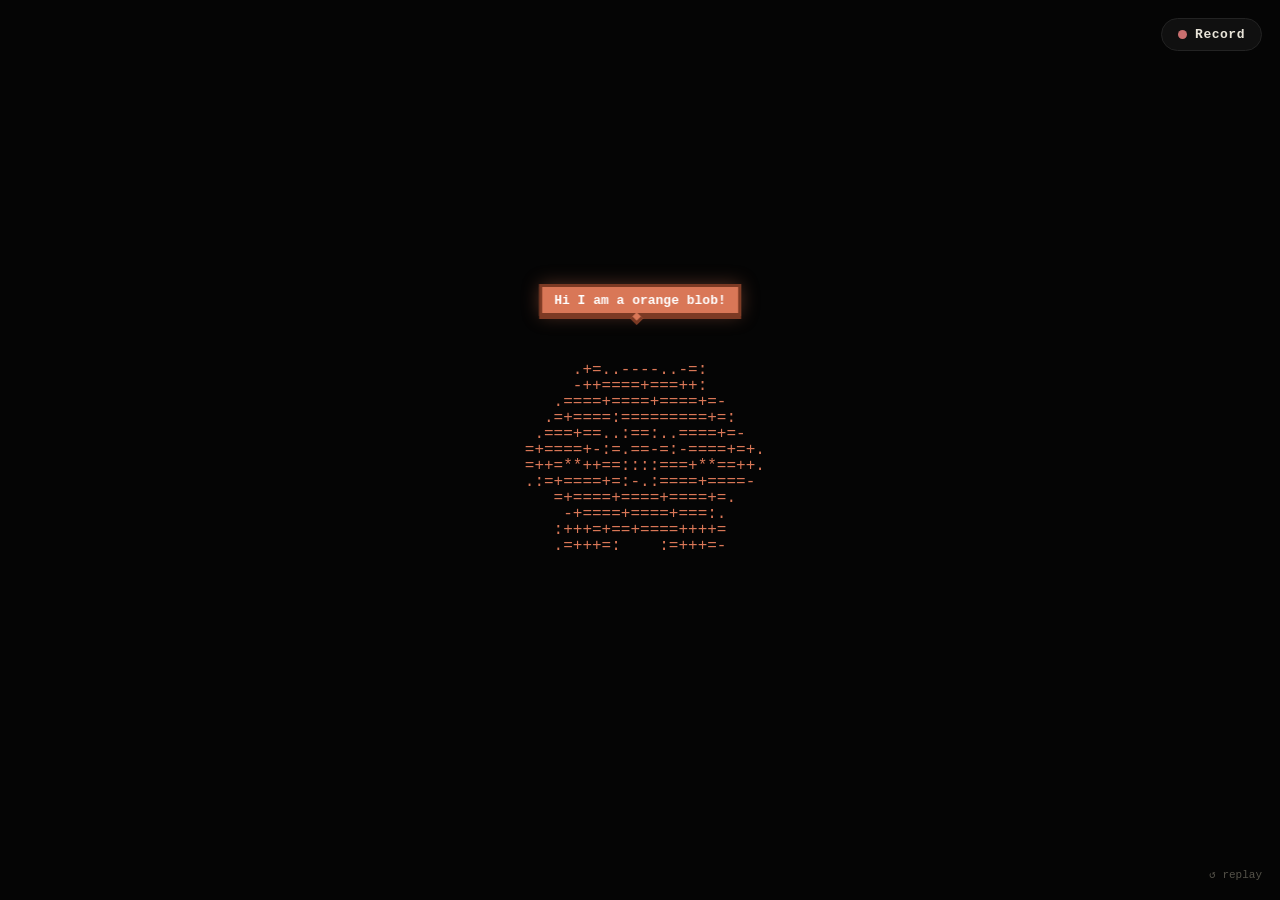
<file: claude-code-animation/index.html>
<!doctype html>
<html lang="en">
<head>
<meta charset="utf-8"/>
<meta name="viewport" content="width=device-width, initial-scale=1"/>
<title>superbot · hi i am claude</title>
<link rel="stylesheet" href="style.css"/>
</head>
<body>
  <main class="stage" aria-label="the pitch: the little claude bot waves — Hi I am a orange blob! / Everyone hates me! — then claude code: the prompt asks for an X scraper, claude calls it unsafe and the request is denied; superbot flies in and knocks claude off screen; the retry runs /superbot and superbot bypasses captchas, parses html with regex and ships a working tested scraper; the cost gauntlet follows (claude: fuzz and ??? thoughts, superbot happy); TAKE YOUR PICK!; then the superbot.gg end card">

    <!-- scene 1: the little claude bot, centre, waving; the chat box above
         his head types "Hi I am a orange blob!" then "Everyone hates me!" (user ask).
         The bot is the site's own mascot engine (xdxdxd.dsh.sh mascot.js),
         variant puff like the benchmarks page's claude figure. -->
    <div class="intro" id="intro" aria-hidden="true">
      <pre class="intro-bot" id="introBot"></pre>
      <div class="bubble bubble-us" id="introSay"></div>
    </div>

    <!-- scene 2+3: the claude code terminal — the prompt types in, claude
         (in the pane) refuses ("That is unsafe!") and the request is denied;
         superbot flies in from the right and knocks claude clean off screen.
         From t. -->
    <div class="term" id="term" aria-hidden="true" style="display:none">
      <div class="term-chrome"><i></i><i></i><i></i><span>claude code</span></div>
      <div class="term-body">
        <div class="term-line term-prompt" id="termPrompt"></div>
        <div class="term-line term-note" id="termNote"></div>
        <pre class="term-code" id="termCode"></pre>
        <div class="term-line term-ok" id="termOk"></div>
      </div>
      <pre class="term-bot term-bot-them" id="termBot"></pre>
      <div class="bubble bubble-us term-say" id="termSay"></div>
      <pre class="term-bot term-bot-us" id="flyBot"></pre>
    </div>

    <!-- scene 5: the cost gauntlet — the same bar-comparison frame, topic
         after topic; claude's bubble sits to his LEFT and cycles a rapid
         panic litany (UNSAFE / THINKING / durr / …), superbot happy the
         whole way (numbers from xdxdxd.dsh.sh/benchmarks,
         retrieved 2026-09-02). From t. -->
    <div class="bench" id="bench" aria-hidden="true" style="display:none">
      <div class="bench-title" id="benchTitle">COST PER PROMPT</div>
      <div class="bench-rows">
        <div class="bench-row" id="benchSuper">
          <pre class="bench-bot" id="benchBotR"></pre>
          <div class="bench-track">
            <div class="bench-fill" id="fillSuper"></div>
            <div class="bench-price" id="priceSuper">¢70</div>
          </div>
        </div>
        <div class="bench-row" id="benchClaude">
          <pre class="bench-bot" id="benchBotL"></pre>
          <div class="bench-track">
            <div class="bench-fill" id="fillClaude"></div>
            <div class="bench-price" id="priceClaude">$10</div>
          </div>
        </div>
      </div>
      <div class="bubble bubble-us bubble-left bench-fuzz" id="benchFuzz"></div>
    </div>

    <!-- scene 6: claude (in tears) parked next to superbot — TAKE YOUR PICK!
         slams in. From t. -->
    <div class="pick" id="pick" aria-hidden="true" style="display:none">
      <div class="pick-title">TAKE YOUR PICK!</div>
      <div class="pick-duo">
        <div class="pick-side"><pre class="pick-bot" id="pickBotL"></pre><span class="pick-tag tag-them">claude</span></div>
        <div class="pick-side"><pre class="pick-bot" id="pickBotR"></pre><span class="pick-tag tag-us">superbot</span></div>
      </div>
    </div>

    <!-- scene 7: the superbot mascot lands beside the superbot.gg logo and
         laughs on a cycle. From t. -->
    <div class="endcard" id="endcard" aria-hidden="true" style="display:none">
      <pre class="endcard-bot" id="endBot"></pre>
      <div class="endcard-word" id="endWord">superbot<em>.gg</em></div>
    </div>

    <div class="veil" id="veil" aria-hidden="true"></div>
  </main>
  <div class="hint" id="hint">↺ replay</div>

  <!-- the recorder: outside .stage so it never appears in the take -->
  <button class="rec-btn" id="recordBtn" type="button" aria-label="record the animation">
    <span class="rec-dot"></span><span id="recordLabel">Record</span>
  </button>
  <div class="rec-hud" id="recHud" aria-hidden="true"><span class="rec-dot"></span><span id="recTime">0:00</span></div>

  <script src="recorder.js"></script>
  <script type="module" src="timeline.js"></script>
</body>
</html>
</file>
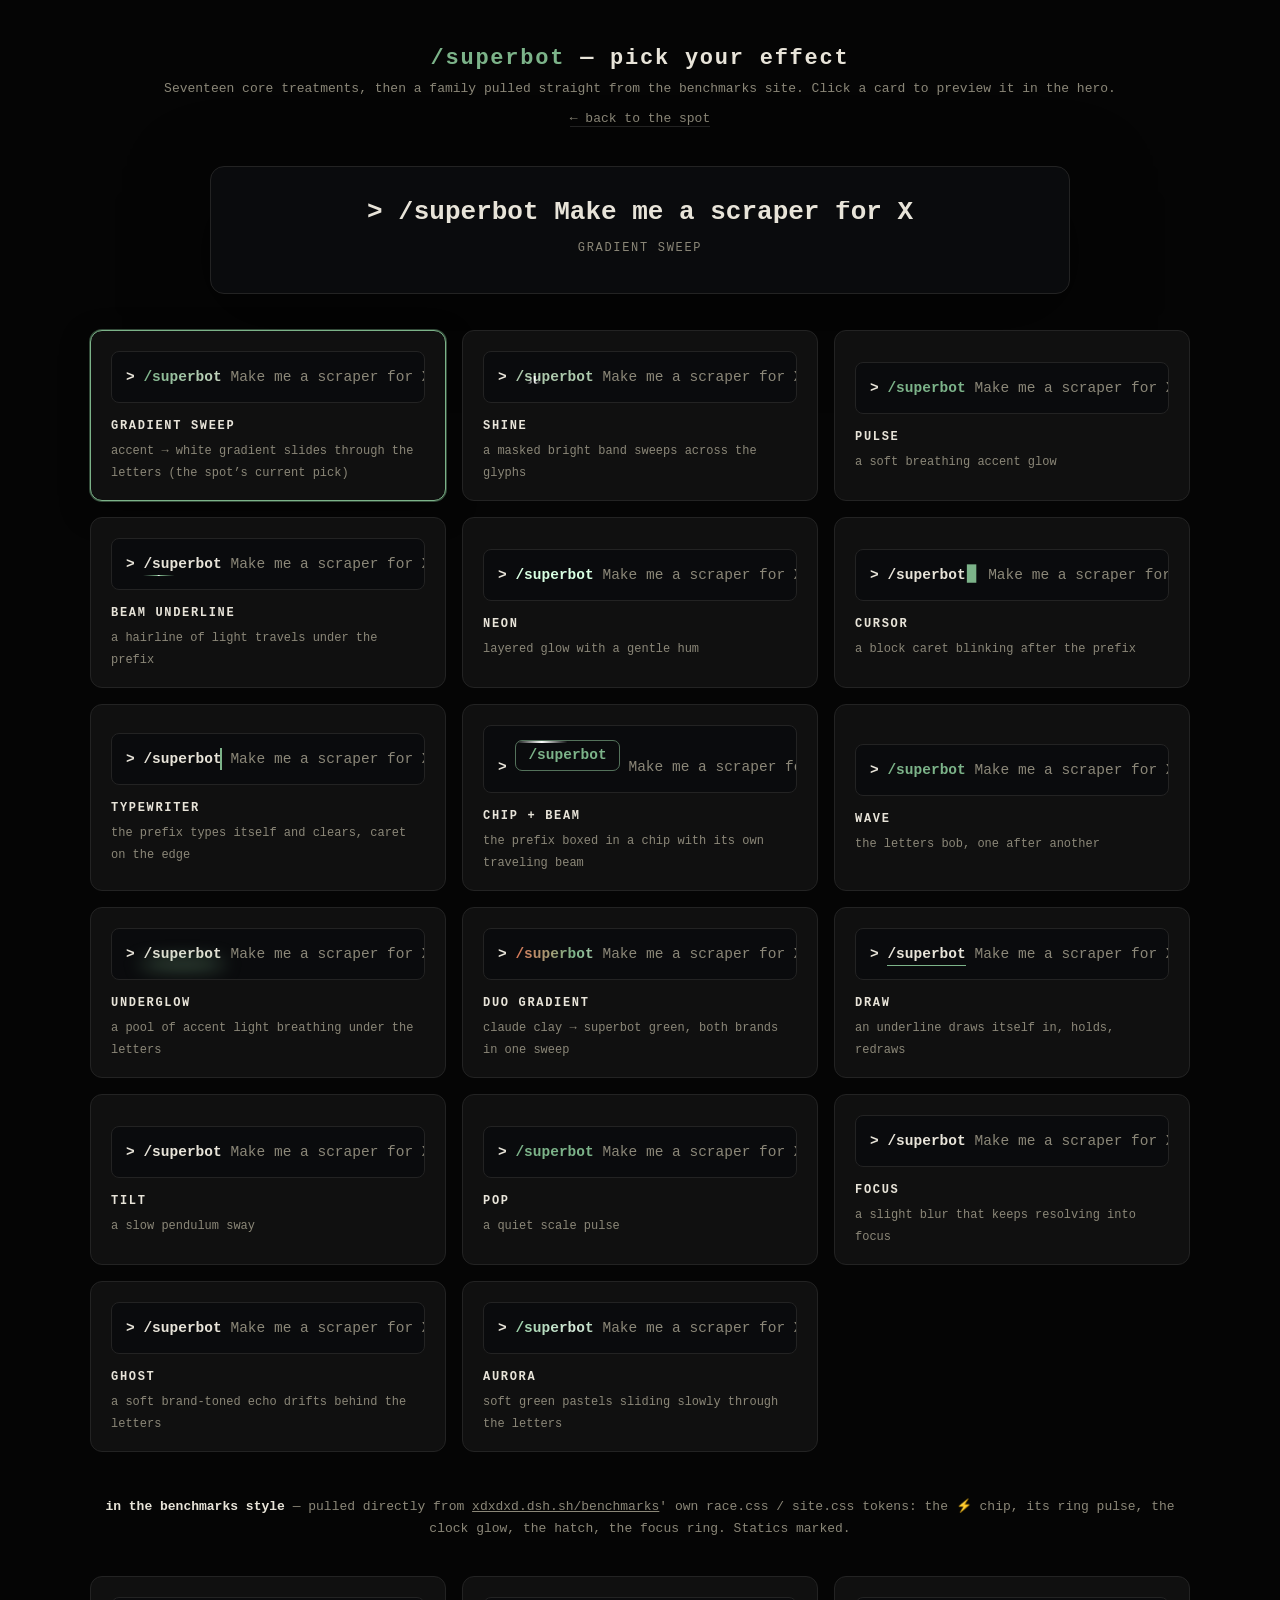
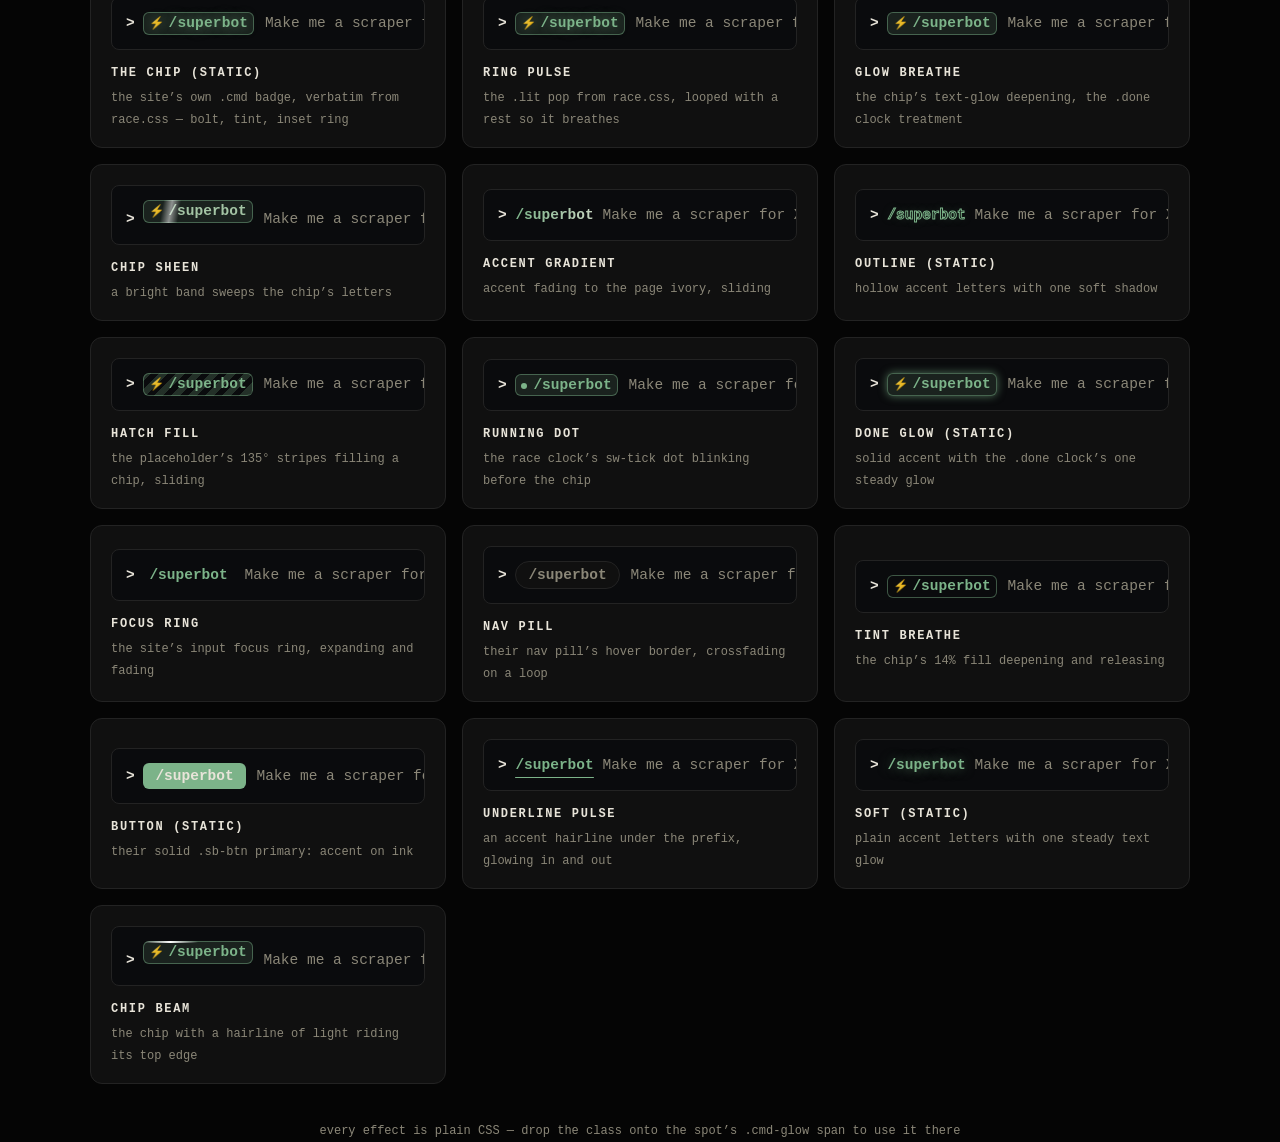
<file: claude-code-animation/effects.html>
<!doctype html>
<!-- /superbot effects gallery — a clean grid of treatments for the
     /superbot prefix, each demonstrated on the real command line. Click a
     card to preview it large in the hero. Static DOM, so CSS animations are
     fine here (the no-keyframes rule is only for the spot's rebuilt DOM).
     NO reduced-motion kill switch on purpose: this page is a motion demo —
     with macOS Reduce Motion on it must still play (that bug shipped once).
     Shippability rule (user ask): every variant must look alive while the
     text stays readable — no mirrored tumbles, no glyph soup, no
     invisible-off phases — and timings stay in one calm family. -->
<html lang="en">
<head>
<meta charset="utf-8">
<meta name="viewport" content="width=device-width, initial-scale=1">
<title>/superbot — pick your effect</title>
<style>
:root {
  --bg: #050505;
  --fg: #e8e4d9;
  --muted: #8b8778;
  --line: #232323;
  --card: #101010;
  --raised: #161616;
  --stage: #0a0b0d;
  --accent: #7cb389;
  --claude: #d97757;
  --font-mono: ui-monospace, "SF Mono", SFMono-Regular, Menlo, Consolas, "Liberation Mono", monospace;
}
*, *::before, *::after { box-sizing: border-box; }
* { margin: 0; }
html, body { height: 100%; }
body {
  background: var(--bg);
  color: var(--fg);
  font: 14px/22px var(--font-mono);
  -webkit-font-smoothing: antialiased;
  display: flex; flex-direction: column; align-items: center;
  padding: 48px 24px 80px; gap: 36px;
}
::selection { background: color-mix(in srgb, var(--accent) 35%, transparent); }

header { text-align: center; }
h1 { font-size: 22px; font-weight: 800; letter-spacing: .08em; }
h1 em { font-style: normal; color: var(--accent); }
header p { margin-top: 8px; color: var(--muted); font-size: 13px; }
header a { color: var(--muted); text-decoration: none; border-bottom: 1px solid var(--line); }
header a:hover { color: var(--fg); }

.hero {
  width: min(860px, 94vw);
  background: var(--stage);
  border: 1px solid var(--line); border-radius: 14px;
  padding: 34px 30px;
  box-shadow: 0 24px 80px rgba(0, 0, 0, .55);
  text-align: center;
}
.hero .line { font-size: clamp(18px, 2.6vw, 26px); font-weight: 700; white-space: nowrap; overflow: hidden; }
.hero .label { margin-top: 14px; font-size: 12px; letter-spacing: .14em; color: var(--muted); text-transform: uppercase; }

.grid {
  width: min(1100px, 96vw);
  display: grid;
  grid-template-columns: repeat(auto-fill, minmax(320px, 1fr));
  gap: 16px;
}
.pick {
  background: var(--card);
  border: 1px solid var(--line); border-radius: 12px;
  padding: 20px 20px 16px;
  cursor: pointer;
  text-align: left;
  font: inherit; color: inherit;
  transition: border-color .18s ease, transform .18s ease, box-shadow .18s ease;
}
.pick:hover {
  border-color: color-mix(in srgb, var(--accent) 45%, var(--line));
  transform: translateY(-2px);
  box-shadow: 0 10px 30px rgba(0, 0, 0, .4);
}
.pick.chosen {
  border-color: var(--accent);
  box-shadow: 0 0 0 1px color-mix(in srgb, var(--accent) 40%, transparent), 0 10px 30px rgba(0, 0, 0, .4);
}
.pick .demo {
  background: var(--stage);
  border: 1px solid var(--line); border-radius: 8px;
  padding: 14px;
  font-size: 14.5px; font-weight: 700; white-space: nowrap; overflow: hidden;
}
.pick .demo .rest { color: var(--muted); font-weight: 400; }
.pick .name { margin-top: 12px; font-size: 12px; font-weight: 800; letter-spacing: .14em; text-transform: uppercase; }
.pick .why { margin-top: 3px; font-size: 12px; color: var(--muted); }

footer { color: var(--muted); font-size: 12px; text-align: center; }

/* ============ the treatments — one calm family, all shippable ============ */
.cmd { color: var(--fg); }
.cmd .pfx { font-weight: 800; }

/* 1 gradient sweep — accent→white sliding through the letters */
.e-grad .pfx {
  background-image: linear-gradient(90deg, var(--accent), var(--fg), var(--accent));
  background-size: 300% 100%;
  -webkit-background-clip: text; background-clip: text; color: transparent;
  animation: fx-slide 4s linear infinite;
}
@keyframes fx-slide { from { background-position: 0% 0; } to { background-position: 300% 0; } }

/* 2 shine — a masked bright band sweeps the glyphs */
.e-shine .pfx { position: relative; color: color-mix(in oklab, var(--accent) 55%, var(--fg)); }
.e-shine .pfx::after {
  content: attr(data-text); position: absolute; inset: 0; color: transparent;
  background: linear-gradient(100deg, transparent 35%, #fff 50%, transparent 65%);
  background-size: 50% 100%; background-repeat: no-repeat;
  -webkit-background-clip: text; background-clip: text;
  animation: fx-sweep 2.2s cubic-bezier(.6, .6, 0, 1) infinite alternate;
}
@keyframes fx-sweep { from { background-position: 130% 0; } to { background-position: -30% 0; } }

/* 3 pulse — a soft breathing glow */
.e-pulse .pfx { color: var(--accent); animation: fx-pulse 2s ease-in-out infinite; }
@keyframes fx-pulse {
  0%, 100% { text-shadow: 0 0 5px color-mix(in srgb, var(--accent) 25%, transparent); }
  50% { text-shadow: 0 0 14px var(--accent), 0 0 30px color-mix(in srgb, var(--accent) 40%, transparent); }
}

/* 4 beam — a hairline of light travels under the prefix */
.e-beam .pfx { position: relative; }
.e-beam .pfx::after {
  content: ''; position: absolute; left: 0; right: 0; bottom: -4px; height: 1.5px;
  border-radius: 2px;
  background: linear-gradient(90deg, transparent, var(--accent) 45%, #fff 50%, var(--accent) 55%, transparent);
  background-size: 40% 100%; background-repeat: no-repeat;
  animation: fx-travel 2.4s linear infinite;
}
@keyframes fx-travel { from { background-position: -40% 0; } to { background-position: 140% 0; } }

/* 5 neon — layered glow with a gentle hum */
.e-neon .pfx { color: #d8ffe2; animation: fx-neon 2.6s ease-in-out infinite; }
@keyframes fx-neon {
  0%, 100% { text-shadow: 0 0 5px #fff, 0 0 14px var(--accent), 0 0 30px color-mix(in srgb, var(--accent) 70%, transparent); }
  50% { text-shadow: 0 0 2px #fff, 0 0 8px var(--accent), 0 0 16px color-mix(in srgb, var(--accent) 70%, transparent); }
}

/* 6 cursor — a block caret blinking after the prefix, terminal-native */
.e-cursor .pfx::after { content: '▊'; margin-left: .12em; color: var(--accent); animation: fx-blink 1.1s steps(1) infinite; }
@keyframes fx-blink { 50% { opacity: 0; } }

/* 7 typewriter — the prefix types itself and clears, caret riding the edge */
.e-type .pfx {
  display: inline-block; overflow: hidden; white-space: nowrap;
  vertical-align: bottom; width: 9ch;
  border-right: 2px solid var(--accent);
  animation: fx-type 4.5s steps(9, end) infinite;
}
@keyframes fx-type {
  0% { width: 0; }
  45%, 70% { width: 9ch; }
  100% { width: 0; }
}

/* 8 chip — the prefix boxed in a chip with its own traveling beam */
.e-chip .pfx {
  display: inline-block; padding: 3px 12px 4px;
  border: 1px solid color-mix(in srgb, var(--accent) 55%, var(--line)); border-radius: 7px;
  color: var(--accent); position: relative; overflow: hidden;
}
.e-chip .pfx::after {
  content: ''; position: absolute; top: 0; left: 0; right: 0; height: 1.5px;
  background: linear-gradient(90deg, transparent, #fff 50%, transparent);
  background-size: 50% 100%; background-repeat: no-repeat;
  animation: fx-travel 2.2s linear infinite;
}

/* 9 wave — the letters bob, one after another (split by JS) */
.e-wave .pfx b { display: inline-block; font-weight: inherit; color: var(--accent); animation: fx-wave 1.4s ease-in-out infinite; }
@keyframes fx-wave { 0%, 100% { transform: translateY(0); } 50% { transform: translateY(-2px); } }

/* 10 underglow — a pool of accent light breathing under the letters */
.e-uglow .pfx { color: var(--fg); position: relative; }
.e-uglow .pfx::before {
  content: ''; position: absolute; left: -4px; right: -4px; bottom: -6px; height: 8px;
  border-radius: 50%;
  background: color-mix(in srgb, var(--accent) 60%, transparent);
  filter: blur(9px);
  animation: fx-uglow 2s ease-in-out infinite;
}
@keyframes fx-uglow { 0%, 100% { opacity: .4; transform: scaleX(.94); } 50% { opacity: 1; transform: scaleX(1); } }

/* 11 duo — claude clay → superbot green, both brands in one sweep */
.e-duo .pfx {
  background-image: linear-gradient(90deg, var(--claude), var(--accent), var(--fg), var(--accent), var(--claude));
  background-size: 300% 100%;
  -webkit-background-clip: text; background-clip: text; color: transparent;
  animation: fx-slide 3.2s linear infinite;
}

/* 12 draw — an underline draws itself in, holds, redraws */
.e-draw .pfx { position: relative; color: var(--fg); }
.e-draw .pfx::after {
  content: ''; position: absolute; left: 0; bottom: -4px; height: 1.5px; width: 100%;
  background: var(--accent);
  transform-origin: left;
  animation: fx-draw 2.8s ease-in-out infinite;
}
@keyframes fx-draw {
  0% { transform: scaleX(0); }
  40%, 60% { transform: scaleX(1); }
  100% { transform: scaleX(0); }
}

/* 13 tilt — a slow pendulum sway */
.e-tilt .pfx { display: inline-block; color: var(--fg); animation: fx-tilt 2.6s ease-in-out infinite; }
@keyframes fx-tilt { 0%, 100% { transform: rotate(-2deg); } 50% { transform: rotate(2deg); } }

/* 14 pop — a quiet scale pulse */
.e-pop .pfx { display: inline-block; color: var(--accent); animation: fx-pop 2s ease-in-out infinite; }
@keyframes fx-pop { 0%, 100% { transform: scale(1); } 50% { transform: scale(1.045); } }

/* 15 focus — a slight blur that keeps resolving into focus */
.e-focus .pfx { color: var(--fg); animation: fx-focus 2.4s ease-in-out infinite; }
@keyframes fx-focus {
  0%, 100% { filter: blur(1.4px); opacity: .8; }
  55% { filter: blur(0); opacity: 1; }
}

/* 16 ghost — a soft brand-toned echo drifts behind the letters */
.e-ghost .pfx { color: var(--fg); animation: fx-ghost 2.8s ease-in-out infinite; }
@keyframes fx-ghost {
  0%, 100% { text-shadow: 0 0 0 transparent; }
  50% { text-shadow: -4px 0 0 color-mix(in srgb, var(--accent) 35%, transparent),
                      4px 0 0 color-mix(in srgb, var(--claude) 22%, transparent); }
}

/* 17 aurora — soft green pastels sliding slowly through the letters */
.e-aurora .pfx {
  background-image: linear-gradient(90deg, #9ad0a8, #d6ead9, #7cb389, #c2decb, #9ad0a8);
  background-size: 300% 100%;
  -webkit-background-clip: text; background-clip: text; color: transparent;
  animation: fx-slide 7s linear infinite;
}

/* ============ the benchmarks family — pulled directly from
   xdxdxd.dsh.sh/benchmarks (race.css .cmd chip, cmd-pop ring pulse,
   sw-tick blink, the placeholder's 135° hatch, site.css focus ring and
   nav pill, the .done clock glow, the solid .sb-btn). Statics marked. ==== */
.fam {
  width: min(1100px, 96vw);
  margin-top: 8px;
  font-size: 13px; color: var(--muted); text-align: center;
}
.fam b { color: var(--fg); font-weight: 700; }
.fam a { color: var(--muted); }

/* 1 canonical chip — race.css .cmd verbatim, static (the referent) */
.e-bchip .pfx {
  display: inline-block; color: var(--accent); font-weight: 700; letter-spacing: .01em;
  padding: 0 6px; margin-right: 2px; border-radius: 6px;
  background: color-mix(in srgb, var(--accent) 14%, transparent);
  box-shadow: inset 0 0 0 1px color-mix(in srgb, var(--accent) 45%, transparent);
  text-shadow: 0 0 12px color-mix(in srgb, var(--accent) 55%, transparent);
}
.e-bchip .pfx::before { content: '⚡'; font-size: .85em; margin-right: 4px; opacity: .9; }

/* 2 ring pulse — race.css cmd-pop, looped with a rest so it reads seamless */
.e-blit .pfx {
  display: inline-block; color: var(--accent); font-weight: 700;
  padding: 0 6px; margin-right: 2px; border-radius: 6px;
  background: color-mix(in srgb, var(--accent) 14%, transparent);
  box-shadow: inset 0 0 0 1px color-mix(in srgb, var(--accent) 45%, transparent);
  text-shadow: 0 0 12px color-mix(in srgb, var(--accent) 55%, transparent);
  animation: bx-pop 2.4s var(--ease-out, ease-out) infinite;
}
.e-blit .pfx::before { content: '⚡'; font-size: .85em; margin-right: 4px; opacity: .9; }
@keyframes bx-pop {
  0% { box-shadow: inset 0 0 0 1px color-mix(in srgb, var(--accent) 45%, transparent), 0 0 0 0 color-mix(in srgb, var(--accent) 70%, transparent); }
  45% { box-shadow: inset 0 0 0 1px color-mix(in srgb, var(--accent) 45%, transparent), 0 0 0 12px transparent; }
  100% { box-shadow: inset 0 0 0 1px color-mix(in srgb, var(--accent) 45%, transparent), 0 0 0 0 transparent; }
}

/* 3 glow breathe — their chip glow + the .done clock glow, breathing */
.e-bglow .pfx {
  display: inline-block; color: var(--accent); font-weight: 700;
  padding: 0 6px; margin-right: 2px; border-radius: 6px;
  background: color-mix(in srgb, var(--accent) 14%, transparent);
  box-shadow: inset 0 0 0 1px color-mix(in srgb, var(--accent) 45%, transparent);
  animation: bx-glow 2.2s ease-in-out infinite;
}
.e-bglow .pfx::before { content: '⚡'; font-size: .85em; margin-right: 4px; opacity: .9; }
@keyframes bx-glow {
  0%, 100% { text-shadow: 0 0 6px color-mix(in srgb, var(--accent) 30%, transparent); }
  50% { text-shadow: 0 0 12px color-mix(in srgb, var(--accent) 55%, transparent), 0 0 8px color-mix(in srgb, var(--accent) 60%, transparent); }
}

/* 4 sheen — a bright band sweeps the chip's letters */
.e-bsheen .pfx {
  display: inline-block; color: color-mix(in oklab, var(--accent) 65%, var(--fg)); font-weight: 700;
  padding: 0 6px; margin-right: 2px; border-radius: 6px; position: relative; overflow: hidden;
  background: color-mix(in srgb, var(--accent) 14%, transparent);
  box-shadow: inset 0 0 0 1px color-mix(in srgb, var(--accent) 45%, transparent);
}
.e-bsheen .pfx::before { content: '⚡'; font-size: .85em; margin-right: 4px; opacity: .9; }
.e-bsheen .pfx::after {
  content: ''; position: absolute; top: 0; bottom: 0; left: 0; right: 0;
  background: linear-gradient(100deg, transparent 35%, rgba(255, 255, 255, .5) 50%, transparent 65%);
  background-size: 50% 100%; background-repeat: no-repeat;
  animation: bx-sheen 2.6s cubic-bezier(.6, .6, 0, 1) infinite alternate;
}
@keyframes bx-sheen { from { background-position: 130% 0; } to { background-position: -30% 0; } }

/* 5 gradient — the accent fading to the page's ivory, sliding */
.e-bgrad .pfx {
  background-image: linear-gradient(90deg, var(--accent), var(--fg), var(--accent));
  background-size: 300% 100%;
  -webkit-background-clip: text; background-clip: text; color: transparent;
  animation: fx-slide 3.6s linear infinite;
}

/* 6 outline — hollow accent letters (static) */
.e-bline .pfx {
  color: transparent; -webkit-text-stroke: 1px var(--accent);
  text-shadow: 0 0 10px color-mix(in srgb, var(--accent) 25%, transparent);
}

/* 7 hatch — the placeholder's 135° stripes filling a chip, sliding */
.e-bhatch .pfx {
  display: inline-block; color: var(--accent); font-weight: 700;
  padding: 0 6px; margin-right: 2px; border-radius: 6px;
  box-shadow: inset 0 0 0 1px color-mix(in srgb, var(--accent) 45%, transparent);
  background: repeating-linear-gradient(135deg,
    color-mix(in srgb, var(--accent) 22%, transparent) 0 6px, transparent 6px 12px);
  background-size: 17px 17px;
  animation: bx-hatch 1.2s linear infinite;
}
.e-bhatch .pfx::before { content: '⚡'; font-size: .85em; margin-right: 4px; opacity: .9; }
@keyframes bx-hatch { to { background-position: 17px 0; } }

/* 8 dot — their running-clock dot (sw-tick) blinking before the chip */
.e-bdot .pfx {
  display: inline-block; color: var(--accent); font-weight: 700;
  padding: 0 6px; margin-right: 2px; border-radius: 6px;
  background: color-mix(in srgb, var(--accent) 14%, transparent);
  box-shadow: inset 0 0 0 1px color-mix(in srgb, var(--accent) 45%, transparent);
}
.e-bdot .pfx::before {
  content: ''; display: inline-block; width: 6px; height: 6px; margin-right: 6px;
  border-radius: 50%; background: var(--accent);
  animation: bx-tick 1s steps(2) infinite;
}
@keyframes bx-tick { 50% { opacity: .25; } }

/* 9 done — their .done clock: solid accent, one steady glow (static) */
.e-bdone .pfx {
  display: inline-block; color: var(--accent); font-weight: 700;
  padding: 0 6px; margin-right: 2px; border-radius: 6px;
  background: color-mix(in srgb, var(--accent) 14%, transparent);
  box-shadow: inset 0 0 0 1px color-mix(in srgb, var(--accent) 45%, transparent),
              0 0 8px color-mix(in srgb, var(--accent) 60%, transparent);
}
.e-bdone .pfx::before { content: '⚡'; font-size: .85em; margin-right: 4px; opacity: .9; }

/* 10 ring — the site's own focus ring, breathing (site.css input:focus) */
.e-bring .pfx {
  display: inline-block; color: var(--accent); font-weight: 700;
  padding: 0 6px; margin-right: 2px; border-radius: 6px;
  animation: bx-ring 2.4s ease-in-out infinite;
}
@keyframes bx-ring {
  0%, 100% { box-shadow: 0 0 0 0 color-mix(in srgb, var(--accent) 0%, transparent); }
  50% { box-shadow: 0 0 0 3px color-mix(in srgb, var(--accent) 22%, transparent); }
}

/* 11 pill — their nav pill's hover border, crossfading on a loop */
.e-bpill .pfx {
  display: inline-block; color: var(--muted); font-weight: 700;
  padding: 2px 12px; margin-right: 2px; border-radius: 999px;
  background: var(--card); border: 1px solid var(--line);
  animation: bx-pill 3s ease-in-out infinite;
}
@keyframes bx-pill {
  0%, 100% { border-color: var(--line); color: var(--muted); }
  50% { border-color: var(--accent); color: var(--accent); }
}

/* 12 tint — the chip's 14% fill breathing deeper */
.e-btint .pfx {
  display: inline-block; color: var(--accent); font-weight: 700;
  padding: 0 6px; margin-right: 2px; border-radius: 6px;
  box-shadow: inset 0 0 0 1px color-mix(in srgb, var(--accent) 45%, transparent);
  animation: bx-tint 2.2s ease-in-out infinite;
}
.e-btint .pfx::before { content: '⚡'; font-size: .85em; margin-right: 4px; opacity: .9; }
@keyframes bx-tint {
  0%, 100% { background: color-mix(in srgb, var(--accent) 14%, transparent); }
  50% { background: color-mix(in srgb, var(--accent) 26%, transparent); }
}

/* 13 button — their solid .sb-btn primary (static) */
.e-bbtn .pfx {
  display: inline-block; padding: 2px 12px; margin-right: 2px;
  border-radius: 6px; background: var(--accent); color: var(--accent-ink); font-weight: 700;
}

/* 14 underbar — an accent hairline under the prefix, breathing */
.e-bundo .pfx {
  position: relative; color: var(--accent); font-weight: 700;
}
.e-bundo .pfx::after {
  content: ''; position: absolute; left: 0; right: 0; bottom: -5px; height: 1.5px;
  border-radius: 2px; background: var(--accent);
  animation: bx-undo 2.4s ease-in-out infinite;
}
@keyframes bx-undo { 0%, 100% { opacity: .25; } 50% { opacity: 1; box-shadow: 0 0 8px color-mix(in srgb, var(--accent) 60%, transparent); } }

/* 15 soft — plain accent letters with one steady glow (static) */
.e-bsolid .pfx {
  color: var(--accent);
  text-shadow: 0 0 12px color-mix(in srgb, var(--accent) 55%, transparent);
}

/* 16 streak — a 1px accent ring that orbits the chip (inset, seamless) */
.e-bring2 .pfx {
  display: inline-block; color: var(--accent); font-weight: 700;
  padding: 0 6px; margin-right: 2px; border-radius: 6px; position: relative; overflow: hidden;
  background: color-mix(in srgb, var(--accent) 14%, transparent);
  box-shadow: inset 0 0 0 1px color-mix(in srgb, var(--accent) 45%, transparent);
}
.e-bring2 .pfx::after {
  content: ''; position: absolute; top: 0; left: 0; right: 0; height: 1.5px;
  background: linear-gradient(90deg, transparent, #fff 50%, transparent);
  background-size: 50% 100%; background-repeat: no-repeat;
  animation: fx-travel 2s linear infinite;
}
.e-bring2 .pfx::before { content: '⚡'; font-size: .85em; margin-right: 4px; opacity: .9; }
</style>
</head>
<body>

<header>
  <h1><em>/superbot</em> — pick your effect</h1>
  <p>Seventeen core treatments, then a family pulled straight from the benchmarks site. Click a card to preview it in the hero.</p>
  <p><a href="index.html">← back to the spot</a></p>
</header>

<div class="hero">
  <div class="line" id="heroLine">&gt; <span class="pfx" data-text="/superbot">/superbot</span> <span class="rest">Make me a scraper for X</span></div>
  <div class="label" id="heroLabel">gradient sweep</div>
</div>

<div class="grid" id="grid"></div>

<div class="fam"><b>in the benchmarks style</b> — pulled directly from
  <a href="https://xdxdxd.dsh.sh/benchmarks" target="_blank" rel="noopener">xdxdxd.dsh.sh/benchmarks</a>' own
  race.css / site.css tokens: the ⚡ chip, its ring pulse, the clock glow, the hatch, the focus ring. Statics marked.</div>

<div class="grid" id="gridBench"></div>

<footer>every effect is plain CSS — drop the class onto the spot’s .cmd-glow span to use it there</footer>

<script>
const FX = [
  ['grad',   'Gradient sweep', 'accent → white gradient slides through the letters (the spot’s current pick)'],
  ['shine',  'Shine',          'a masked bright band sweeps across the glyphs'],
  ['pulse',  'Pulse',          'a soft breathing accent glow'],
  ['beam',   'Beam underline', 'a hairline of light travels under the prefix'],
  ['neon',   'Neon',           'layered glow with a gentle hum'],
  ['cursor', 'Cursor',         'a block caret blinking after the prefix'],
  ['type',   'Typewriter',     'the prefix types itself and clears, caret on the edge'],
  ['chip',   'Chip + beam',    'the prefix boxed in a chip with its own traveling beam'],
  ['wave',   'Wave',           'the letters bob, one after another'],
  ['uglow',  'Underglow',      'a pool of accent light breathing under the letters'],
  ['duo',    'Duo gradient',   'claude clay → superbot green, both brands in one sweep'],
  ['draw',   'Draw',           'an underline draws itself in, holds, redraws'],
  ['tilt',   'Tilt',           'a slow pendulum sway'],
  ['pop',    'Pop',            'a quiet scale pulse'],
  ['focus',  'Focus',          'a slight blur that keeps resolving into focus'],
  ['ghost',  'Ghost',          'a soft brand-toned echo drifts behind the letters'],
  ['aurora', 'Aurora',         'soft green pastels sliding slowly through the letters'],
];
const FXB = [
  ['bchip',  'The chip (static)',    'the site’s own .cmd badge, verbatim from race.css — bolt, tint, inset ring'],
  ['blit',   'Ring pulse',           'the .lit pop from race.css, looped with a rest so it breathes'],
  ['bglow',  'Glow breathe',         'the chip’s text-glow deepening, the .done clock treatment'],
  ['bsheen', 'Chip sheen',           'a bright band sweeps the chip’s letters'],
  ['bgrad',  'Accent gradient',      'accent fading to the page ivory, sliding'],
  ['bline',  'Outline (static)',     'hollow accent letters with one soft shadow'],
  ['bhatch', 'Hatch fill',           'the placeholder’s 135° stripes filling a chip, sliding'],
  ['bdot',   'Running dot',          'the race clock’s sw-tick dot blinking before the chip'],
  ['bdone',  'Done glow (static)',   'solid accent with the .done clock’s one steady glow'],
  ['bring',  'Focus ring',           'the site’s input focus ring, expanding and fading'],
  ['bpill',  'Nav pill',             'their nav pill’s hover border, crossfading on a loop'],
  ['btint',  'Tint breathe',         'the chip’s 14% fill deepening and releasing'],
  ['bbtn',   'Button (static)',      'their solid .sb-btn primary: accent on ink'],
  ['bundo',  'Underline pulse',      'an accent hairline under the prefix, glowing in and out'],
  ['bsolid', 'Soft (static)',        'plain accent letters with one steady text glow'],
  ['bring2', 'Chip beam',            'the chip with a hairline of light riding its top edge'],
];
const say = () => `&gt; <span class="pfx" data-text="/superbot">/superbot</span> <span class="rest">Make me a scraper for X</span>`;
let chosen = 'grad';

// the wave variant: split the prefix into staggered per-letter spans
const splitWave = (p) => {
  p.innerHTML = [...p.textContent].map((ch, i) =>
    `<b style="animation-delay:${(i * 100)}ms">${ch}</b>`).join('');
};

const makeCard = ([cls, name, why], mount) => {
  const card = document.createElement('button');
  card.className = `pick e-${cls}` + (cls === chosen ? ' chosen' : '');
  card.innerHTML =
    `<div class="demo line">${say()}</div>` +
    `<div class="name">${name}</div>` +
    `<div class="why">${why}</div>`;
  if (cls === 'wave') splitWave(card.querySelector('.pfx'));
  card.addEventListener('click', () => {
    chosen = cls;
    document.querySelectorAll('.pick').forEach(p => p.classList.remove('chosen'));
    card.classList.add('chosen');
    const hero = document.getElementById('heroLine');
    hero.className = 'line e-' + cls;
    hero.innerHTML = say();
    if (cls === 'wave') splitWave(hero.querySelector('.pfx'));
    document.getElementById('heroLabel').textContent = name.toLowerCase();
  });
  mount.appendChild(card);
};
FX.forEach(fx => makeCard(fx, document.getElementById('grid')));
FXB.forEach(fx => makeCard(fx, document.getElementById('gridBench')));
</script>
</body>
</html>
</file>
<file: claude-code-animation/style.css>
/* superbot pitch — "hi i am claude" remake. Tokens lifted from superbot.gg
   assets/site.css (retrieved 2026-09-02); the bots are the site's own mascot
   engine (mascot.js, taken directly from xdxdxd.dsh.sh — variant puff is the
   benchmarks page's claude figure). Scenes: the wave intro, the claude code
   terminal (refusal → denial → superbot flies in), the /superbot retry, the
   cost gauntlet, TAKE YOUR PICK!, and the superbot.gg end card. All motion
   is computed in JS from t (see timeline.js) so frames are deterministic;
   no CSS animations live on rebuilt DOM. */

:root {
  --bg: #050505;
  --fg: #e8e4d9;
  --muted: #8b8778;
  --line: #232323;
  --card: #101010;
  --raised: #161616;
  --stage: #0a0b0d;
  --accent: #7cb389;
  --danger: #c96f6f;
  --claude: #d97757;
  --font-mono: ui-monospace, "SF Mono", SFMono-Regular, Menlo, Consolas, "Liberation Mono", monospace;
}

*, *::before, *::after { box-sizing: border-box; }
* { margin: 0; }
html, body { height: 100%; }
body {
  background: var(--bg);
  color: var(--fg);
  font: 14px/22px var(--font-mono);
  -webkit-font-smoothing: antialiased;
  display: grid;
  place-items: center;
  overflow: hidden;
}
::selection { background: color-mix(in srgb, var(--accent) 35%, transparent); }

/* faint accent glow behind the stage */
body::before {
  content: '';
  position: fixed; inset: 0;
  background: radial-gradient(700px 340px at 50% 42%, color-mix(in srgb, var(--accent) 5%, transparent), transparent 70%);
  pointer-events: none;
}

.stage {
  position: relative;
  /* the whole spot is contained in a 4:3 box (user ask): aspect-ratio fixes
     the shape, the width min keeps it inside the viewport on any screen */
  width: min(1120px, 96vw, calc(92vh * 4 / 3));
  aspect-ratio: 4 / 3;
  display: grid;
  grid-template-rows: minmax(0, 1fr);
}

/* ---- the chat bubble (pixel-chatbox look, claude's clay orange) — left/
   top set from t in JS, anchored above a sprite's head ---- */
.bubble {
  position: absolute; z-index: 6;
  transform: translateX(-50%);
  background: var(--claude);
  border: 3px solid #7c3a24;
  padding: 5px 12px 4px;
  font-size: 13px; font-weight: 700; line-height: 17px;
  color: #fff; white-space: nowrap;
  box-shadow: 0 3px 0 #7c3a24, 0 0 18px rgba(217, 119, 87, .35);
  opacity: 0; will-change: transform, opacity;
}
.bubble::after {
  content: ''; position: absolute; left: 50%; bottom: -10px;
  width: 9px; height: 9px; margin-left: -8px;
  background: var(--claude);
  border: 3px solid #7c3a24; border-top: none; border-left: none;
  transform: rotate(45deg);
}
/* left-side variant (user ask): the RIGHT edge anchors at `left`, tail
   pointing back right at the sprite */
.bubble.bubble-left { transform: translateX(-100%); transform-origin: 85% 50%; }
.bubble.bubble-left::after {
  left: auto; right: 10px; margin-left: 0;
  border: 3px solid #7c3a24; border-top: none; border-right: none;
}
/* the /superbot prefix in the retry prompt: a subtle accent gradient with
   the benchmarks site's ⚡ chip (race.css .cmd: tint fill, inset ring,
   bolt) with the gallery's glow-breathe treatment (user ask: use glow
   breathe in the animation). The chip is static CSS; the BREATHING
   text-shadow is driven from t in JS — this span is rebuilt every frame,
   so a CSS animation would restart with it. */
.cmd-glow {
  display: inline-block;
  color: var(--accent); font-weight: 700; letter-spacing: .01em;
  padding: 0 6px; margin-right: 2px; border-radius: 6px;
  background: color-mix(in srgb, var(--accent) 14%, transparent);
  box-shadow: inset 0 0 0 1px color-mix(in srgb, var(--accent) 45%, transparent);
}

/* ---- the record button (user ask): fixed chrome OUTSIDE .stage so it
   never rasterizes into the take; hidden in freeze-frame mode ---- */
.rec-btn {
  position: fixed; top: 18px; right: 18px; z-index: 40;
  display: inline-flex; align-items: center; gap: 8px;
  padding: 9px 16px; border-radius: 999px;
  background: var(--card); color: var(--fg);
  border: 1px solid var(--line);
  font: 700 13px/1 var(--font-mono); letter-spacing: .04em;
  cursor: pointer; transition: border-color .15s, background-color .15s;
}
.rec-btn:hover { border-color: var(--accent); }
.rec-btn .rec-dot {
  width: 9px; height: 9px; border-radius: 50%;
  background: var(--danger); flex: none;
}
.rec-btn.recording { background: #1a0e0e; border-color: var(--danger); color: #fff; }
.rec-btn.recording .rec-dot { background: var(--danger); animation: rec-blink 1s steps(2) infinite; }
@keyframes rec-blink { 50% { opacity: .25; } }
.rec-btn:disabled { opacity: .7; cursor: default; }
.rec-hud {
  display: none; position: fixed; bottom: 18px; left: 18px; z-index: 40;
  align-items: center; gap: 8px; padding: 7px 12px; border-radius: 999px;
  background: rgba(20, 8, 8, .85); border: 1px solid var(--danger-line, #5c3030);
  color: #fff; font: 700 12px/1 var(--font-mono);
}
.rec-hud .rec-dot { width: 8px; height: 8px; border-radius: 50%; background: var(--danger); animation: rec-blink 1s steps(2) infinite; }
body.freeze .rec-btn { display: none; }

/* ---- scene 1: the wave intro ---- */
.intro {
  position: absolute; inset: 0; z-index: 6;
  display: grid; place-items: center;
  background: var(--bg);
  will-change: transform, opacity;
}
.intro-bot {
  margin: 0;
  font: clamp(10px, 1.7vw, 16px) / 1 var(--font-mono);
  color: var(--claude);
  pointer-events: none; user-select: none;
  will-change: transform;
}

/* ---- scenes 2-4: the claude code terminal (lookalike of the site's .term
   panes: dark card, traffic-light chrome, mono lines) ---- */
/* while superbot runs (user ask): a super-light accent glow that EASES in
   (--glow ramps from t over the retry's first 0.6s — the snap into the
   green frame is gone), and two hairline beams riding the WHOLE border in
   both directions — conic gradients masked to a 1.5px ring, their position
   the --beam var, driven from t (Magic UI's border-beam, extended to the
   full perimeter, counter-rotating) */
.term.live {
  box-shadow:
    0 0 0 1px color-mix(in srgb, var(--accent) calc(var(--glow, 1) * 22%), var(--line)),
    0 0 30px color-mix(in srgb, var(--accent) calc(var(--glow, 1) * 12%), transparent),
    0 0 90px color-mix(in srgb, var(--accent) calc(var(--glow, 1) * 7%), transparent);
}
.term.live::before,
.term.live::after {
  content: '';
  position: absolute; inset: 0;
  border-radius: inherit;
  padding: 1.5px;
  -webkit-mask: linear-gradient(#fff 0 0) content-box, linear-gradient(#fff 0 0);
  -webkit-mask-composite: xor;
          mask: linear-gradient(#fff 0 0) content-box, linear-gradient(#fff 0 0);
          mask-composite: exclude;
  pointer-events: none;
  z-index: 3;
}
.term.live::before {
  background: conic-gradient(from calc(var(--beam, 0) * 1turn),
    transparent 0deg, transparent 316deg,
    var(--accent) 336deg, #fff 344deg, var(--accent) 352deg, transparent 360deg);
  opacity: var(--glow, 1);
}
.term.live::after {
  background: conic-gradient(from calc(var(--beam, 0) * -1turn),
    transparent 0deg, transparent 324deg,
    var(--accent) 344deg, rgba(255, 255, 255, .7) 352deg, var(--accent) 356deg, transparent 360deg);
  opacity: calc(var(--glow, 1) * 0.65);
}
.term {
  position: absolute; z-index: 5;
  left: 50%; top: 50%;
  width: min(760px, 86%);
  transform: translate(-50%, -50%);
  background: var(--stage);
  border: 1px solid var(--line); border-radius: 12px;
  padding: 14px 18px 18px;
  box-shadow: 0 24px 80px rgba(0, 0, 0, .55);
  will-change: transform, opacity;
}
.term { aspect-ratio: 16 / 10; }
.term-chrome {
  display: flex; align-items: center; gap: 7px;
  margin-bottom: 14px;
}
.term-chrome i {
  width: 10px; height: 10px; border-radius: 50%;
  background: #3a3a38;
}
.term-chrome i:first-child { background: #c96f6f; }
.term-chrome span {
  margin-left: 8px;
  font-size: 11px; letter-spacing: .18em; color: var(--muted);
}
.term-body { display: flex; flex-direction: column; gap: 9px; }
.term-line {
  font-size: clamp(12px, 1.5vw, 15px); line-height: 1.5;
  white-space: pre-wrap; word-break: break-word;
  min-height: 1.5em;
}
.term-prompt { color: var(--fg); }
.term-prompt .cursor { display: inline-block; width: .6em; }
.term-note { color: var(--muted); }
/* superbot's solving line (user ask: fast + cool): an accent braille
   spinner, dim millis/percent tail, and a JS-pulsed accent glow */
.term-note .sp { color: var(--accent); }
.term-note .dim { color: var(--muted); }
.term-ok { color: var(--accent); font-weight: 700; }
.term-ok.deny { color: var(--danger); }
/* the Claude Code tool-call presentation: accent dot, dim result line,
   accent run line (user ask) */
.term-code .cdot { color: var(--accent); }
.term-code .sub { color: var(--muted); }
.term-code .run { color: var(--accent); }
.term-code .run .dim { color: var(--muted); }
.term-bot {
  position: absolute; margin: 0;
  font: clamp(8px, 1.2vw, 11px) / 1 var(--font-mono);
  pointer-events: none; user-select: none;
  will-change: transform;
}
.term-bot-them { left: 16px; bottom: 14px; color: var(--claude); }
.term-bot-us { right: 16px; bottom: 14px; color: #fff; filter: drop-shadow(0 0 14px rgba(255, 255, 255, .22)); }
.term-say { z-index: 4; }
.term-code {
  margin: 6px 0 4px;
  font: clamp(10px, 1.3vw, 13px) / 1.55 var(--font-mono);
  color: #a8c7b1; white-space: pre-wrap;
  border-left: 2px solid #2c3a31;
  padding-left: 12px;
  min-height: 0;
}

/* ---- scene 5: the cost gauntlet (same frame topic after topic) ---- */
.bench {
  position: absolute; inset: 0; z-index: 5;
  display: flex; flex-direction: column;
  align-items: center; justify-content: center; gap: 30px;
  background: color-mix(in srgb, var(--bg) 90%, transparent);
  -webkit-backdrop-filter: blur(6px);
  backdrop-filter: blur(6px);
  will-change: opacity;
}
.bench-title {
  font-size: clamp(18px, 2.6vw, 30px); font-weight: 800; letter-spacing: .12em;
  color: var(--fg); white-space: nowrap;
  text-shadow: 0 0 26px color-mix(in srgb, var(--accent) 25%, transparent);
  will-change: transform, opacity;
}
.bench-rows {
  display: flex; flex-direction: column; gap: 26px;
  width: min(780px, 82%);
}
.bench-row {
  position: relative;
  display: flex; align-items: center; gap: 20px;
  will-change: transform, opacity;
}
.bench-bot {
  flex: none; margin: 0;
  font: clamp(7px, 1.1vw, 10px) / 1 var(--font-mono);
  pointer-events: none; user-select: none;
}
#benchBotL { color: var(--claude); }
#benchBotR { color: #fff; filter: drop-shadow(0 0 14px rgba(255, 255, 255, .22)); }
.bench-track {
  position: relative; flex: 1; height: 52px;
  background: var(--raised);
  border: 1px solid var(--line); border-radius: 9px;
}
.bench-fill {
  position: absolute; left: 0; top: 0; bottom: 0; width: 0;
  border-radius: 9px; will-change: width, filter;
}
#fillClaude {
  background: linear-gradient(90deg, #b35c3f, #d97757);
  box-shadow: 0 0 26px rgba(217, 119, 87, .38);
}
#fillSuper {
  background: linear-gradient(90deg, #5f9a6d, var(--accent));
  box-shadow: 0 0 16px rgba(124, 179, 137, .3);
}
.bench-price {
  position: absolute; top: 50%; left: 12px;
  transform: translateY(-50%);
  font-size: clamp(18px, 2.4vw, 28px); font-weight: 800; line-height: 1;
  font-variant-numeric: tabular-nums; white-space: nowrap;
  opacity: 0; will-change: transform, opacity;
}
#priceClaude {
  color: #e8916b;
  text-shadow: 0 0 20px color-mix(in srgb, #d97757 50%, transparent);
}
#priceSuper {
  color: var(--accent);
  text-shadow: 0 0 20px color-mix(in srgb, var(--accent) 50%, transparent);
}
/* claude's fuzz-and-??? thoughts bubble */
.bench-fuzz {
  letter-spacing: .1em;
  font-weight: 700;
}

/* ---- scene 6: TAKE YOUR PICK! ---- */
.pick {
  position: absolute; inset: 0; z-index: 5;
  display: flex; flex-direction: column;
  align-items: center; justify-content: center; gap: 40px;
  background: color-mix(in srgb, var(--bg) 90%, transparent);
  -webkit-backdrop-filter: blur(6px);
  backdrop-filter: blur(6px);
  will-change: opacity;
}
.pick-title {
  font-size: clamp(26px, 3.8vw, 46px); font-weight: 800; letter-spacing: .1em;
  color: var(--fg); white-space: nowrap;
  text-shadow: 0 0 26px color-mix(in srgb, var(--accent) 25%, transparent);
  will-change: transform, filter, opacity;
}
.pick-duo { display: flex; gap: clamp(40px, 8vw, 110px); align-items: flex-end; }
.pick-side { display: flex; flex-direction: column; align-items: center; gap: 16px; }
.pick-bot { margin: 0; font: clamp(9px, 1.5vw, 14px) / 1 var(--font-mono); pointer-events: none; user-select: none; will-change: transform; }
.pick-side:first-child .pick-bot { color: var(--claude); }
.pick-side:last-child .pick-bot { color: #fff; filter: drop-shadow(0 0 16px rgba(255, 255, 255, .24)); }
.pick-tag { font-size: 12px; font-weight: 700; letter-spacing: .24em; }
.tag-them { color: var(--claude); }
.tag-us { color: var(--accent); }

/* ---- scene 7: the end card ---- */
.endcard {
  position: absolute; inset: 0; z-index: 5;
  background: color-mix(in srgb, var(--bg) 90%, transparent);
  -webkit-backdrop-filter: blur(6px);
  backdrop-filter: blur(6px);
  will-change: opacity;
}
.endcard-bot {
  position: absolute; left: 0; top: 0; z-index: 2;
  margin: 0;
  font: clamp(9px, 1.5vw, 14px) / 1 var(--font-mono);
  color: #fff;
  filter: drop-shadow(0 0 18px rgba(255, 255, 255, .26));
  pointer-events: none; user-select: none;
  will-change: transform;
}
/* the wordmark, matched to the site's: heavy rounded sans, "superbot"
   white + ".gg" green */
.endcard-word {
  position: absolute; left: 0; top: 50%; z-index: 2;
  font-family: "Arial Rounded MT Bold", ui-rounded, "Nunito", "Segoe UI", system-ui, sans-serif;
  font-weight: 800;
  font-size: clamp(30px, 4vw, 54px);
  letter-spacing: -0.01em;
  color: #fff;
  opacity: 0;
  will-change: transform, opacity, filter;
}
.endcard-word em { font-style: normal; color: var(--accent); }

/* ---- loop veil + hint ---- */
.veil {
  position: absolute; inset: 0; z-index: 5;
  background: var(--bg); opacity: 0; pointer-events: none;
}
.hint {
  position: fixed; right: 18px; bottom: 14px;
  font-size: 11px; color: var(--muted); opacity: .6; user-select: none;
}
body.freeze .hint { display: none; }
</file>
